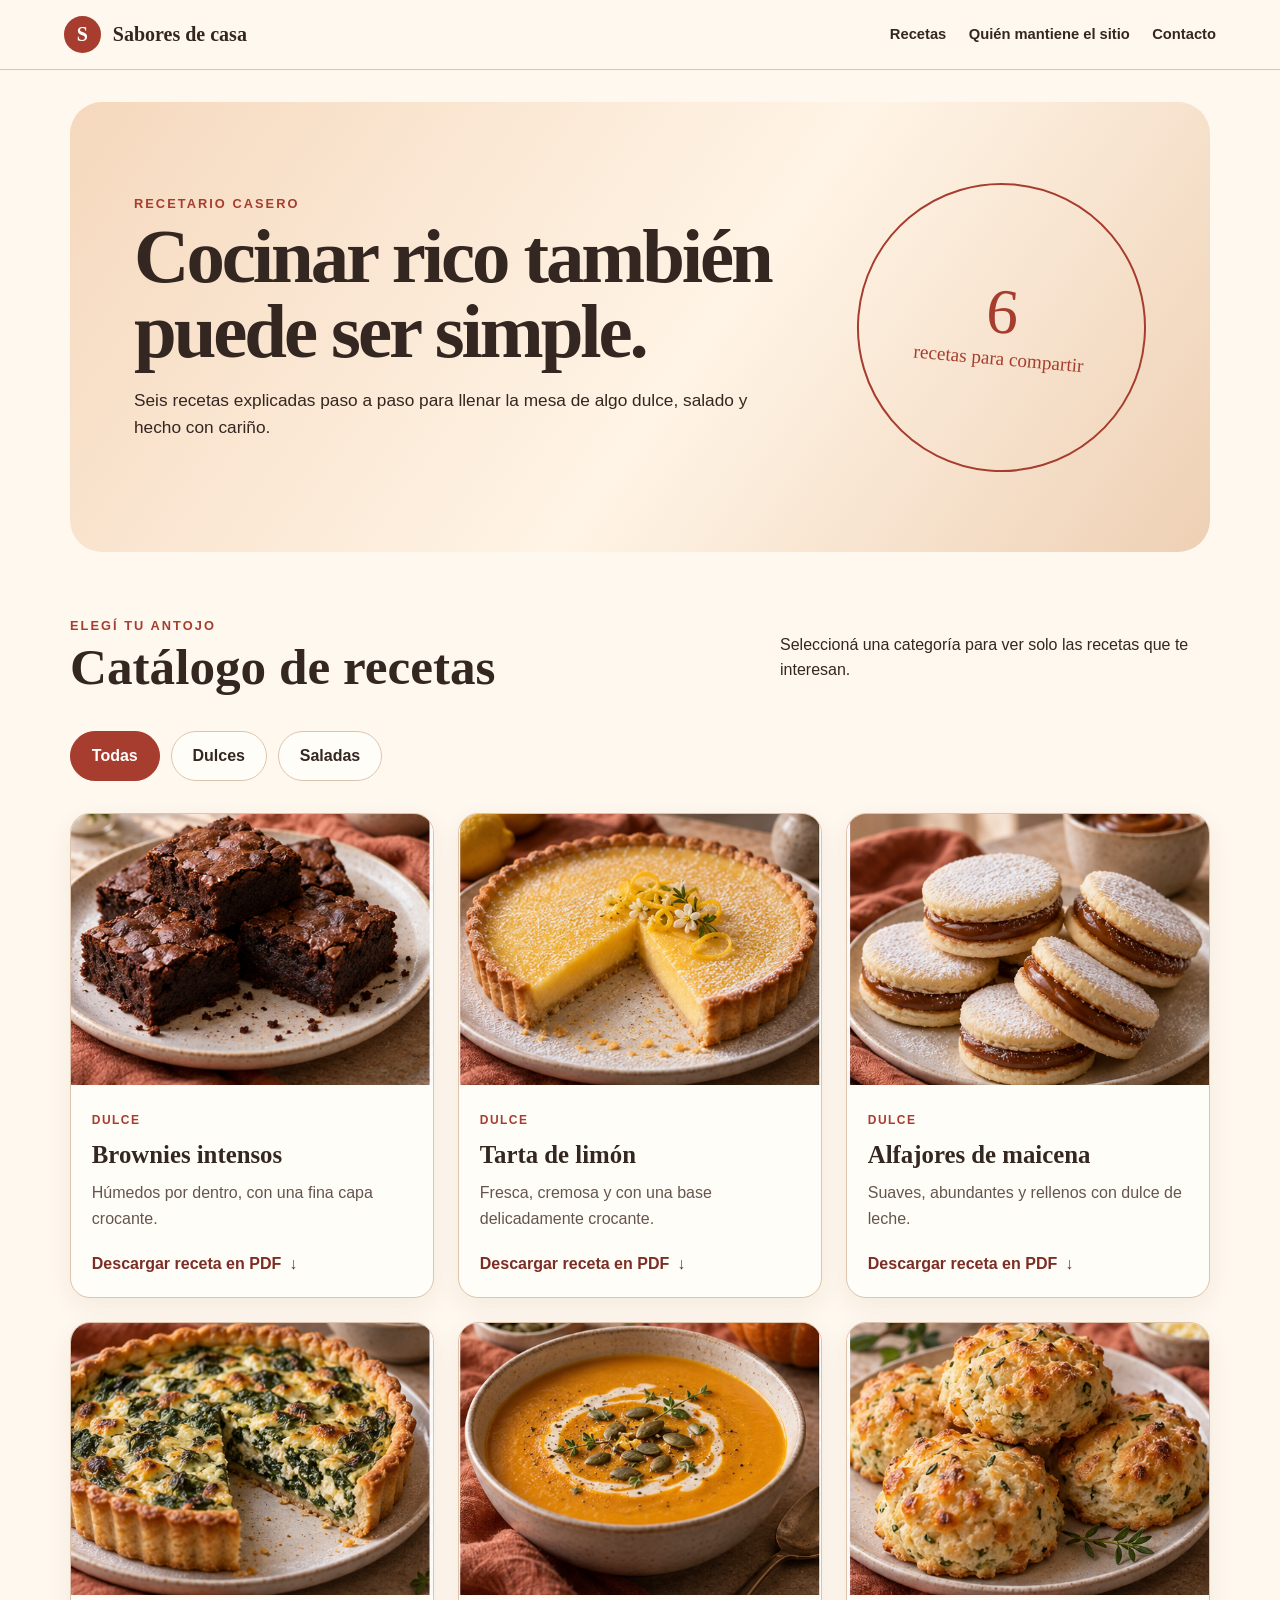
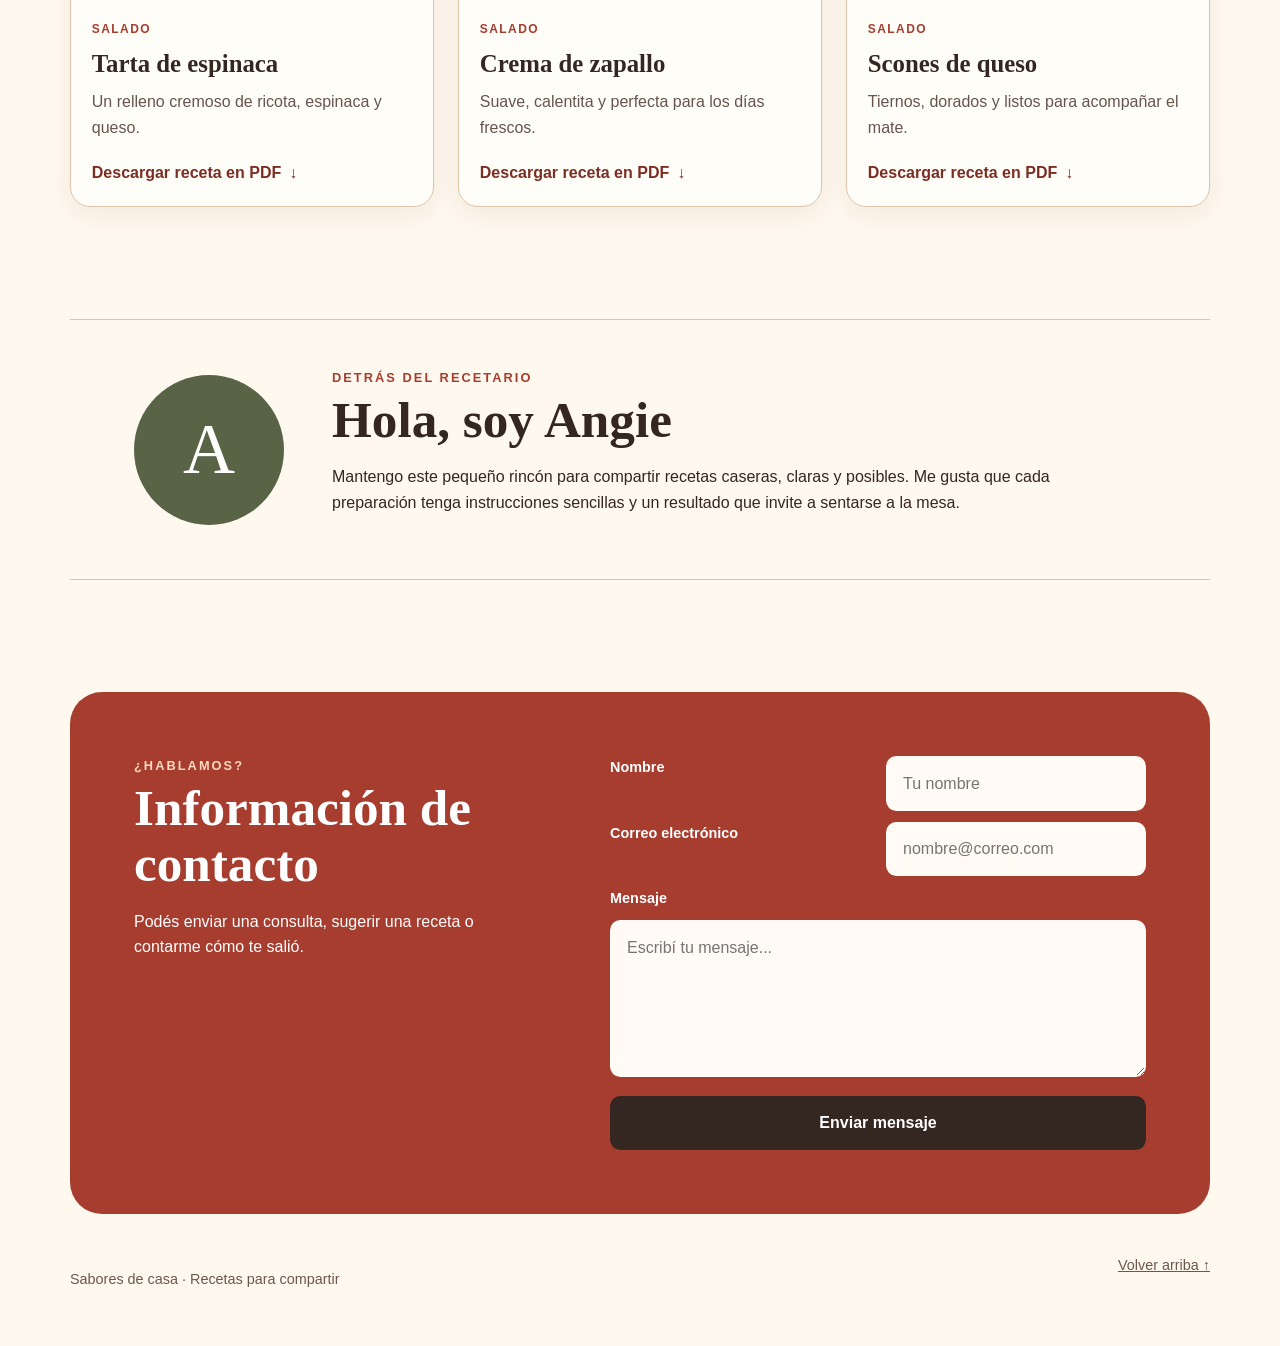
<file: ChatGPT/index.html>
<!doctype html>
<html lang="es">
<head>
  <meta charset="utf-8">
  <meta name="viewport" content="width=device-width, initial-scale=1">
  <meta name="description" content="Recetas dulces y saladas para cocinar en casa.">
  <title>Sabores de casa | Recetario</title>
  <link rel="icon" type="image/svg+xml" href="data:image/svg+xml,%3Csvg xmlns='http://www.w3.org/2000/svg' viewBox='0 0 64 64'%3E%3Crect width='64' height='64' rx='16' fill='%23A63D2F'/%3E%3Cpath d='M17 31c0-11 6-17 15-17s15 6 15 17v16H17V31Z' fill='%23FFF5E9'/%3E%3Cpath d='M24 26c3-5 13-5 16 0M23 38h18' fill='none' stroke='%23D97A50' stroke-width='4' stroke-linecap='round'/%3E%3C/svg%3E">
  <link rel="stylesheet" href="estilosIA.css">
</head>
<body>
  <header class="encabezado">
    <a class="marca" href="#inicio" aria-label="Ir al inicio">
      <span class="marca-icono" aria-hidden="true">S</span>
      <span>Sabores de casa</span>
    </a>
    <nav aria-label="Navegación principal">
      <a href="#catalogo">Recetas</a>
      <a href="#quien-soy">Quién mantiene el sitio</a>
      <a href="#contacto">Contacto</a>
    </nav>
  </header>

  <main id="inicio">
    <section class="presentacion" aria-labelledby="titulo-principal">
      <div>
        <p class="etiqueta">Recetario casero</p>
        <h1 id="titulo-principal">Cocinar rico también puede ser simple.</h1>
        <p>Seis recetas explicadas paso a paso para llenar la mesa de algo dulce, salado y hecho con cariño.</p>
      </div>
      <div class="sello" aria-hidden="true"><span>6</span> recetas para compartir</div>
    </section>

    <section id="catalogo" class="catalogo" aria-labelledby="titulo-catalogo">
      <div class="titulo-seccion">
        <div>
          <p class="etiqueta">Elegí tu antojo</p>
          <h2 id="titulo-catalogo">Catálogo de recetas</h2>
        </div>
        <p>Seleccioná una categoría para ver solo las recetas que te interesan.</p>
      </div>

      <input class="filtro-input" type="radio" name="categoria" id="todas" checked>
      <input class="filtro-input" type="radio" name="categoria" id="dulces">
      <input class="filtro-input" type="radio" name="categoria" id="saladas">
      <div class="filtros" role="group" aria-label="Filtrar recetas por categoría">
        <label for="todas">Todas</label>
        <label for="dulces">Dulces</label>
        <label for="saladas">Saladas</label>
      </div>

      <div class="grilla-recetas">
        <article class="receta dulce">
          <img src="imagenes/receta1.png" alt="Brownies de chocolate cortados en cuadrados">
          <div class="receta-contenido"><span class="categoria">Dulce</span><h3>Brownies intensos</h3><p>Húmedos por dentro, con una fina capa crocante.</p><a href="recetarios/receta1.pdf" download>Descargar receta en PDF <span aria-hidden="true">↓</span></a></div>
        </article>
        <article class="receta dulce">
          <img src="imagenes/receta2.png" alt="Tarta de limón decorada sobre un plato">
          <div class="receta-contenido"><span class="categoria">Dulce</span><h3>Tarta de limón</h3><p>Fresca, cremosa y con una base delicadamente crocante.</p><a href="recetarios/receta2.pdf" download>Descargar receta en PDF <span aria-hidden="true">↓</span></a></div>
        </article>
        <article class="receta dulce">
          <img src="imagenes/receta3.png" alt="Alfajores rellenos con dulce de leche">
          <div class="receta-contenido"><span class="categoria">Dulce</span><h3>Alfajores de maicena</h3><p>Suaves, abundantes y rellenos con dulce de leche.</p><a href="recetarios/receta3.pdf" download>Descargar receta en PDF <span aria-hidden="true">↓</span></a></div>
        </article>
        <article class="receta salada">
          <img src="imagenes/receta4.png" alt="Tarta salada de espinaca y ricota">
          <div class="receta-contenido"><span class="categoria">Salado</span><h3>Tarta de espinaca</h3><p>Un relleno cremoso de ricota, espinaca y queso.</p><a href="recetarios/receta4.pdf" download>Descargar receta en PDF <span aria-hidden="true">↓</span></a></div>
        </article>
        <article class="receta salada">
          <img src="imagenes/receta5.png" alt="Sopa crema de zapallo servida en un cuenco">
          <div class="receta-contenido"><span class="categoria">Salado</span><h3>Crema de zapallo</h3><p>Suave, calentita y perfecta para los días frescos.</p><a href="recetarios/receta5.pdf" download>Descargar receta en PDF <span aria-hidden="true">↓</span></a></div>
        </article>
        <article class="receta salada">
          <img src="imagenes/receta6.png" alt="Scones dorados de queso y hierbas">
          <div class="receta-contenido"><span class="categoria">Salado</span><h3>Scones de queso</h3><p>Tiernos, dorados y listos para acompañar el mate.</p><a href="recetarios/receta6.pdf" download>Descargar receta en PDF <span aria-hidden="true">↓</span></a></div>
        </article>
      </div>
    </section>

    <section id="quien-soy" class="sobre-mi" aria-labelledby="titulo-sobre-mi">
      <div class="monograma" aria-hidden="true">A</div>
      <div><p class="etiqueta">Detrás del recetario</p><h2 id="titulo-sobre-mi">Hola, soy Angie</h2><p>Mantengo este pequeño rincón para compartir recetas caseras, claras y posibles. Me gusta que cada preparación tenga instrucciones sencillas y un resultado que invite a sentarse a la mesa.</p></div>
    </section>

    <section id="contacto" class="contacto" aria-labelledby="titulo-contacto">
      <div><p class="etiqueta">¿Hablamos?</p><h2 id="titulo-contacto">Información de contacto</h2><p>Podés enviar una consulta, sugerir una receta o contarme cómo te salió.</p></div>
      <form action="#" method="get">
        <label for="nombre">Nombre</label><input type="text" id="nombre" name="nombre" placeholder="Tu nombre" required>
        <label for="correo">Correo electrónico</label><input type="email" id="correo" name="correo" placeholder="nombre@correo.com" required>
        <label for="mensaje">Mensaje</label><textarea id="mensaje" name="mensaje" rows="5" placeholder="Escribí tu mensaje..." required></textarea>
        <button type="submit">Enviar mensaje</button>
      </form>
    </section>
  </main>
  <footer><p>Sabores de casa · Recetas para compartir</p><a href="#inicio">Volver arriba ↑</a></footer>
</body>
</html>
</file>
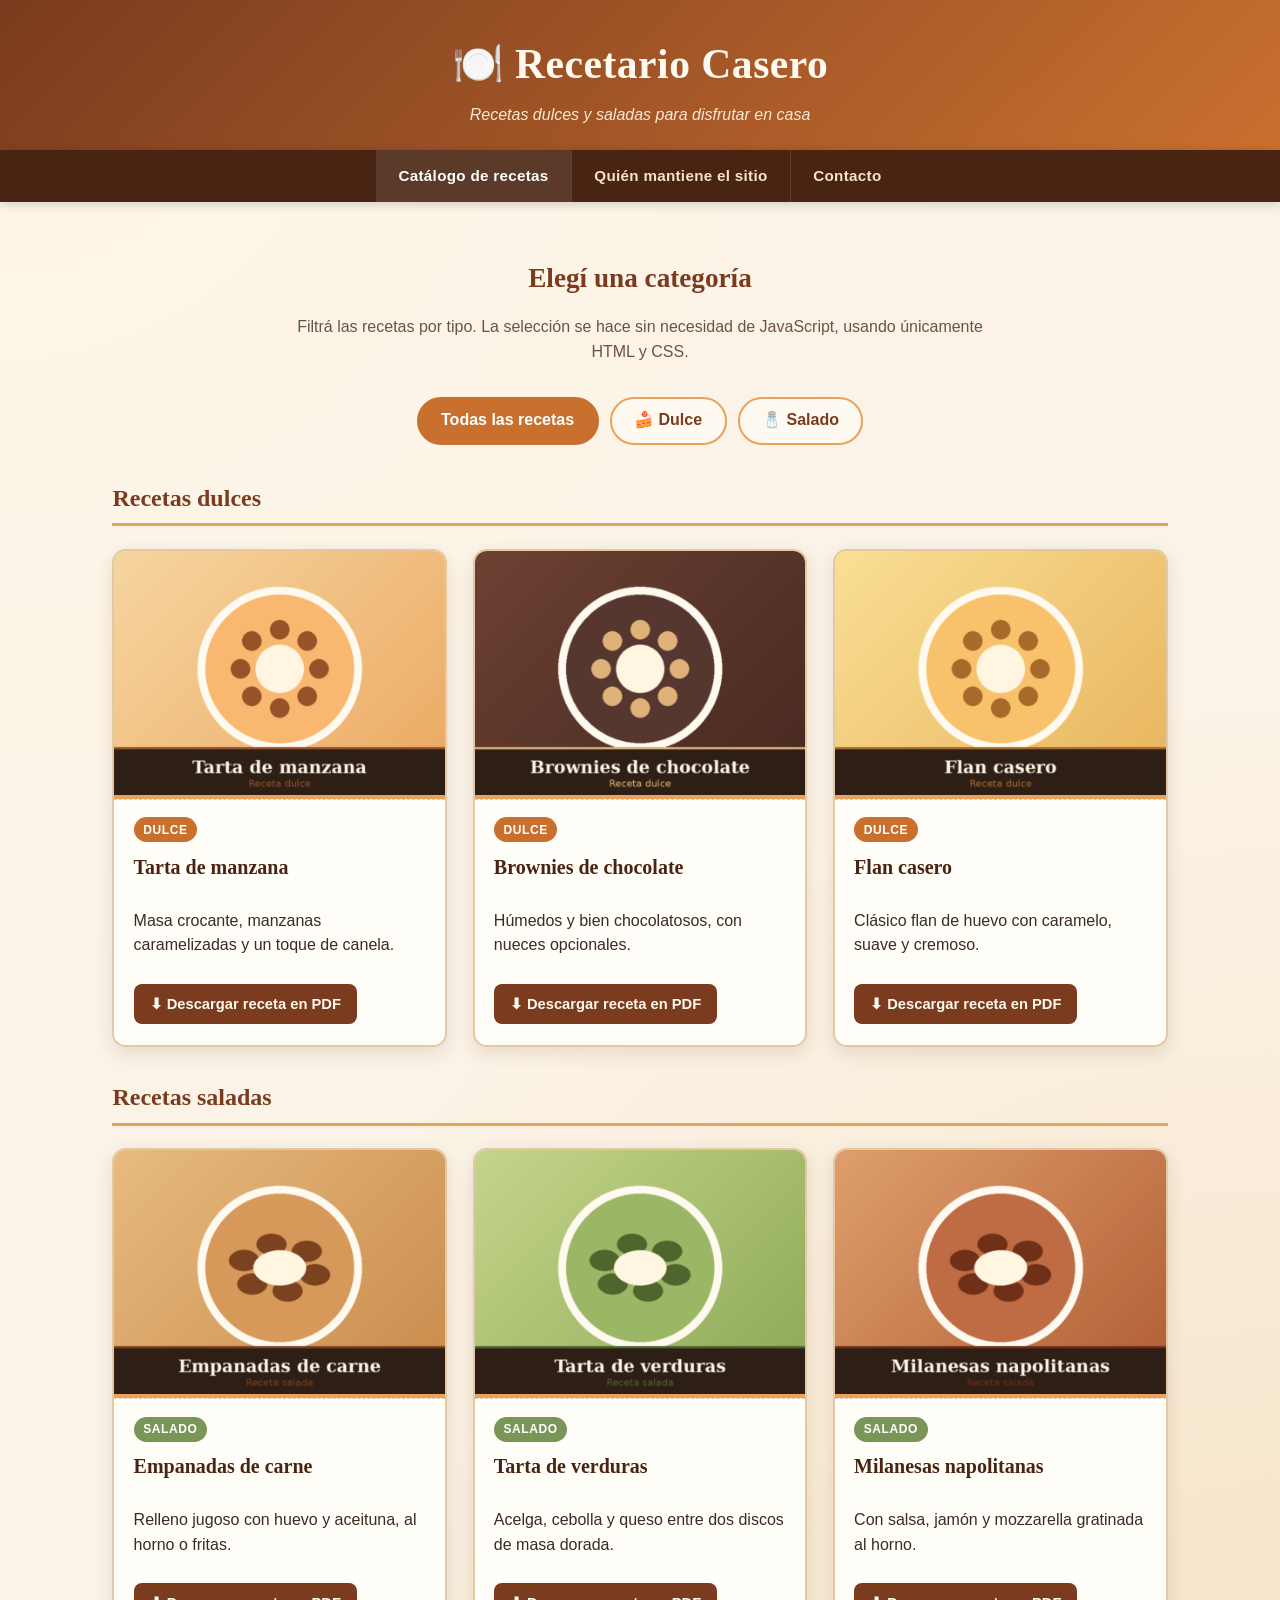
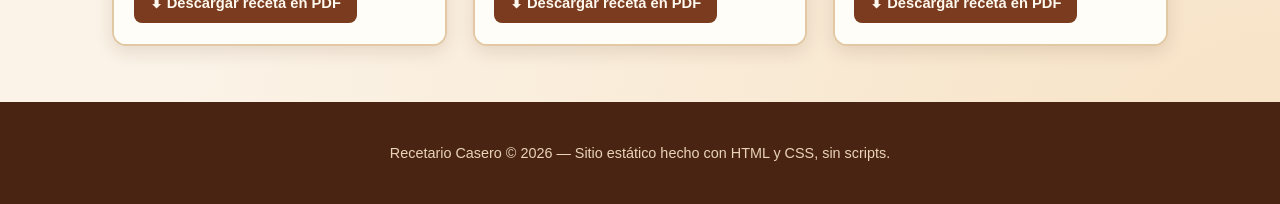
<file: Claude/index.html>
<!DOCTYPE html>
<html lang="es">
<head>
  <meta charset="UTF-8" />
  <meta name="viewport" content="width=device-width, initial-scale=1.0" />
  <title>Recetario Casero — Catálogo de recetas</title>
  <link rel="stylesheet" href="estilosIA.css" />
</head>
<body>

  <header class="encabezado">
    <h1 class="encabezado__titulo">🍽️ Recetario Casero</h1>
    <p class="encabezado__subtitulo">Recetas dulces y saladas para disfrutar en casa</p>
  </header>

  <nav class="nav">
    <ul class="nav__lista">
      <li><a class="nav__enlace nav__enlace--activo" href="index.html">Catálogo de recetas</a></li>
      <li><a class="nav__enlace" href="sobre-el-sitio.html">Quién mantiene el sitio</a></li>
      <li><a class="nav__enlace" href="contacto.html">Contacto</a></li>
    </ul>
  </nav>

  <main>
    <section class="seccion-intro">
      <h2>Elegí una categoría</h2>
      <p>Filtrá las recetas por tipo. La selección se hace sin necesidad de JavaScript, usando únicamente HTML y CSS.</p>
    </section>

    <!-- Selector de categoría con radio buttons (interacción 100% CSS) -->
    <input type="radio" name="categoria" id="cat-todas" class="radio-filtro" checked>
    <input type="radio" name="categoria" id="cat-dulce" class="radio-filtro">
    <input type="radio" name="categoria" id="cat-salado" class="radio-filtro">

    <div class="filtro-categoria">
      <label for="cat-todas">Todas las recetas</label>
      <label for="cat-dulce">🍰 Dulce</label>
      <label for="cat-salado">🧂 Salado</label>
    </div>

    <div class="recetario">

      <!-- ===================== CATEGORÍA DULCE ===================== -->
      <section class="grupo-recetas grupo-dulce">
        <h3 class="grupo-recetas__titulo">Recetas dulces</h3>
        <div class="grid-recetas">

          <article class="tarjeta-receta tarjeta-receta--dulce">
            <img class="tarjeta-receta__imagen" src="imagenes/receta1.png" alt="Tarta de manzana recién horneada">
            <div class="tarjeta-receta__cuerpo">
              <span class="tarjeta-receta__etiqueta">Dulce</span>
              <h4 class="tarjeta-receta__nombre">Tarta de manzana</h4>
              <p>Masa crocante, manzanas caramelizadas y un toque de canela.</p>
              <a class="tarjeta-receta__descarga" href="recetarios/receta1.pdf" download>⬇ Descargar receta en PDF</a>
            </div>
          </article>

          <article class="tarjeta-receta tarjeta-receta--dulce">
            <img class="tarjeta-receta__imagen" src="imagenes/receta2.png" alt="Brownies de chocolate">
            <div class="tarjeta-receta__cuerpo">
              <span class="tarjeta-receta__etiqueta">Dulce</span>
              <h4 class="tarjeta-receta__nombre">Brownies de chocolate</h4>
              <p>Húmedos y bien chocolatosos, con nueces opcionales.</p>
              <a class="tarjeta-receta__descarga" href="recetarios/receta2.pdf" download>⬇ Descargar receta en PDF</a>
            </div>
          </article>

          <article class="tarjeta-receta tarjeta-receta--dulce">
            <img class="tarjeta-receta__imagen" src="imagenes/receta3.png" alt="Flan casero con caramelo">
            <div class="tarjeta-receta__cuerpo">
              <span class="tarjeta-receta__etiqueta">Dulce</span>
              <h4 class="tarjeta-receta__nombre">Flan casero</h4>
              <p>Clásico flan de huevo con caramelo, suave y cremoso.</p>
              <a class="tarjeta-receta__descarga" href="recetarios/receta3.pdf" download>⬇ Descargar receta en PDF</a>
            </div>
          </article>

        </div>
      </section>

      <!-- ===================== CATEGORÍA SALADO ===================== -->
      <section class="grupo-recetas grupo-salado">
        <h3 class="grupo-recetas__titulo">Recetas saladas</h3>
        <div class="grid-recetas">

          <article class="tarjeta-receta tarjeta-receta--salado">
            <img class="tarjeta-receta__imagen" src="imagenes/receta4.png" alt="Empanadas de carne">
            <div class="tarjeta-receta__cuerpo">
              <span class="tarjeta-receta__etiqueta">Salado</span>
              <h4 class="tarjeta-receta__nombre">Empanadas de carne</h4>
              <p>Relleno jugoso con huevo y aceituna, al horno o fritas.</p>
              <a class="tarjeta-receta__descarga" href="recetarios/receta4.pdf" download>⬇ Descargar receta en PDF</a>
            </div>
          </article>

          <article class="tarjeta-receta tarjeta-receta--salado">
            <img class="tarjeta-receta__imagen" src="imagenes/receta5.png" alt="Tarta de verduras">
            <div class="tarjeta-receta__cuerpo">
              <span class="tarjeta-receta__etiqueta">Salado</span>
              <h4 class="tarjeta-receta__nombre">Tarta de verduras</h4>
              <p>Acelga, cebolla y queso entre dos discos de masa dorada.</p>
              <a class="tarjeta-receta__descarga" href="recetarios/receta5.pdf" download>⬇ Descargar receta en PDF</a>
            </div>
          </article>

          <article class="tarjeta-receta tarjeta-receta--salado">
            <img class="tarjeta-receta__imagen" src="imagenes/receta6.png" alt="Milanesas napolitanas gratinadas">
            <div class="tarjeta-receta__cuerpo">
              <span class="tarjeta-receta__etiqueta">Salado</span>
              <h4 class="tarjeta-receta__nombre">Milanesas napolitanas</h4>
              <p>Con salsa, jamón y mozzarella gratinada al horno.</p>
              <a class="tarjeta-receta__descarga" href="recetarios/receta6.pdf" download>⬇ Descargar receta en PDF</a>
            </div>
          </article>

        </div>
      </section>

    </div>
  </main>

  <footer class="pie">
    <p>Recetario Casero © 2026 — Sitio estático hecho con HTML y CSS, sin scripts.</p>
  </footer>

</body>
</html>
</file>
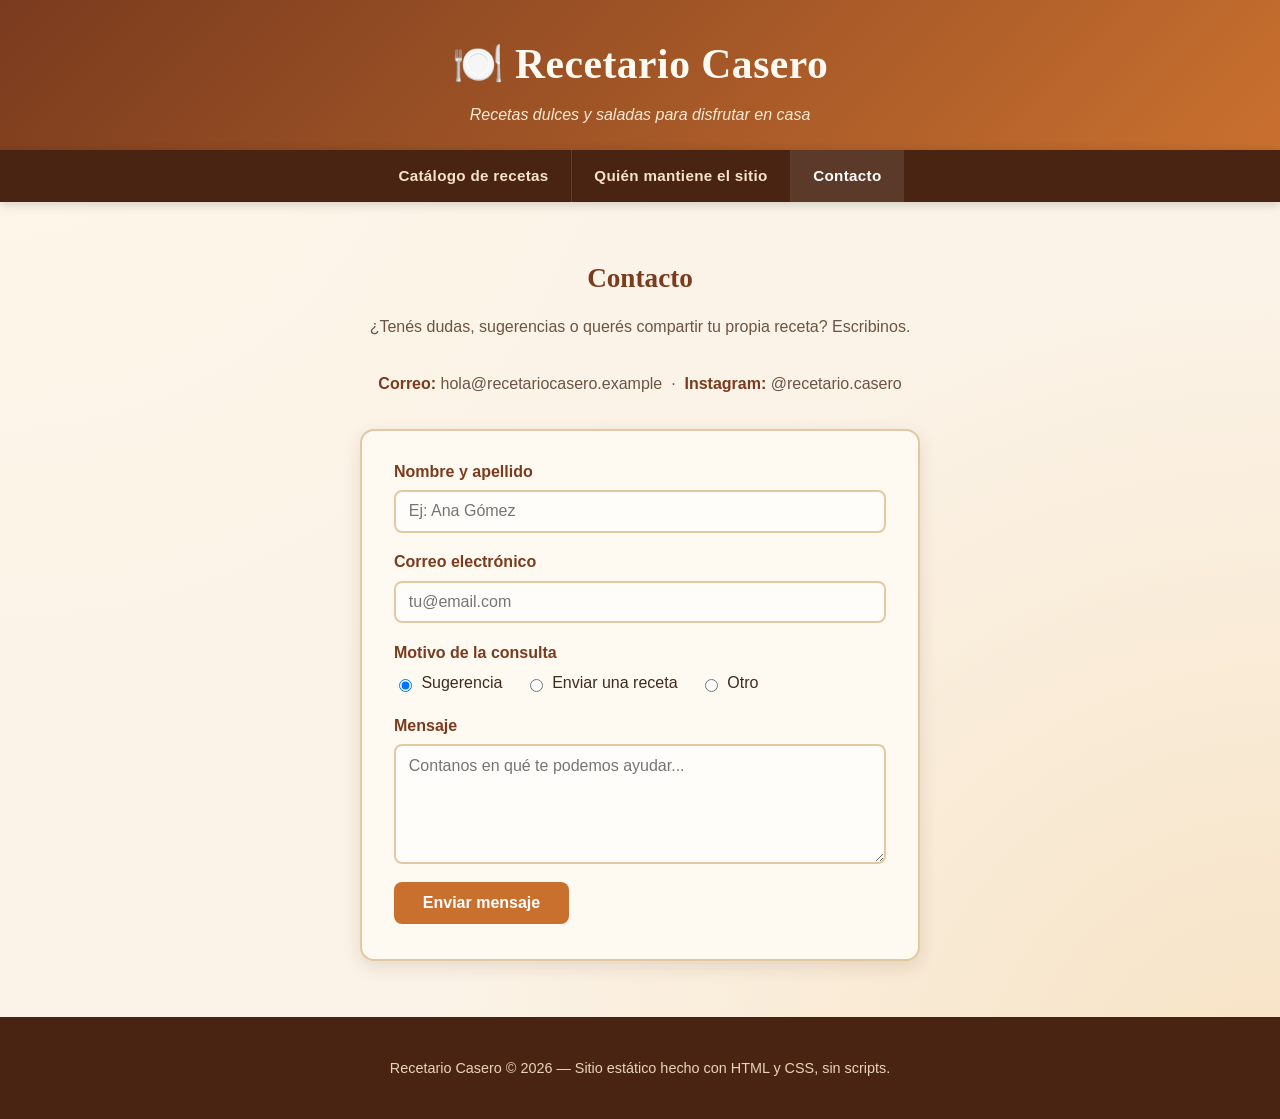
<file: Claude/contacto.html>
<!DOCTYPE html>
<html lang="es">
<head>
  <meta charset="UTF-8" />
  <meta name="viewport" content="width=device-width, initial-scale=1.0" />
  <title>Contacto — Recetario Casero</title>
  <link rel="stylesheet" href="estilosIA.css" />
</head>
<body>

  <header class="encabezado">
    <h1 class="encabezado__titulo">🍽️ Recetario Casero</h1>
    <p class="encabezado__subtitulo">Recetas dulces y saladas para disfrutar en casa</p>
  </header>

  <nav class="nav">
    <ul class="nav__lista">
      <li><a class="nav__enlace" href="index.html">Catálogo de recetas</a></li>
      <li><a class="nav__enlace" href="sobre-el-sitio.html">Quién mantiene el sitio</a></li>
      <li><a class="nav__enlace nav__enlace--activo" href="contacto.html">Contacto</a></li>
    </ul>
  </nav>

  <main>
    <section class="seccion-intro">
      <h2>Contacto</h2>
      <p>¿Tenés dudas, sugerencias o querés compartir tu propia receta? Escribinos.</p>
    </section>

    <p class="datos-contacto">
      <strong>Correo:</strong> hola@recetariocasero.example &nbsp;·&nbsp;
      <strong>Instagram:</strong> @recetario.casero
    </p>

    <!-- Formulario simple, sin scripts ni backend real -->
    <form class="formulario-contacto" action="#" method="post">

      <div class="formulario-contacto__campo">
        <label for="nombre">Nombre y apellido</label>
        <input type="text" id="nombre" name="nombre" placeholder="Ej: Ana Gómez" required>
      </div>

      <div class="formulario-contacto__campo">
        <label for="email">Correo electrónico</label>
        <input type="email" id="email" name="email" placeholder="tu@email.com" required>
      </div>

      <div class="formulario-contacto__campo">
        <label>Motivo de la consulta</label>
        <div class="formulario-contacto__radios">
          <label><input type="radio" name="motivo" value="sugerencia" checked> Sugerencia</label>
          <label><input type="radio" name="motivo" value="receta"> Enviar una receta</label>
          <label><input type="radio" name="motivo" value="otro"> Otro</label>
        </div>
      </div>

      <div class="formulario-contacto__campo">
        <label for="mensaje">Mensaje</label>
        <textarea id="mensaje" name="mensaje" placeholder="Contanos en qué te podemos ayudar..." required></textarea>
      </div>

      <button type="submit">Enviar mensaje</button>
    </form>
  </main>

  <footer class="pie">
    <p>Recetario Casero © 2026 — Sitio estático hecho con HTML y CSS, sin scripts.</p>
  </footer>

</body>
</html>
</file>
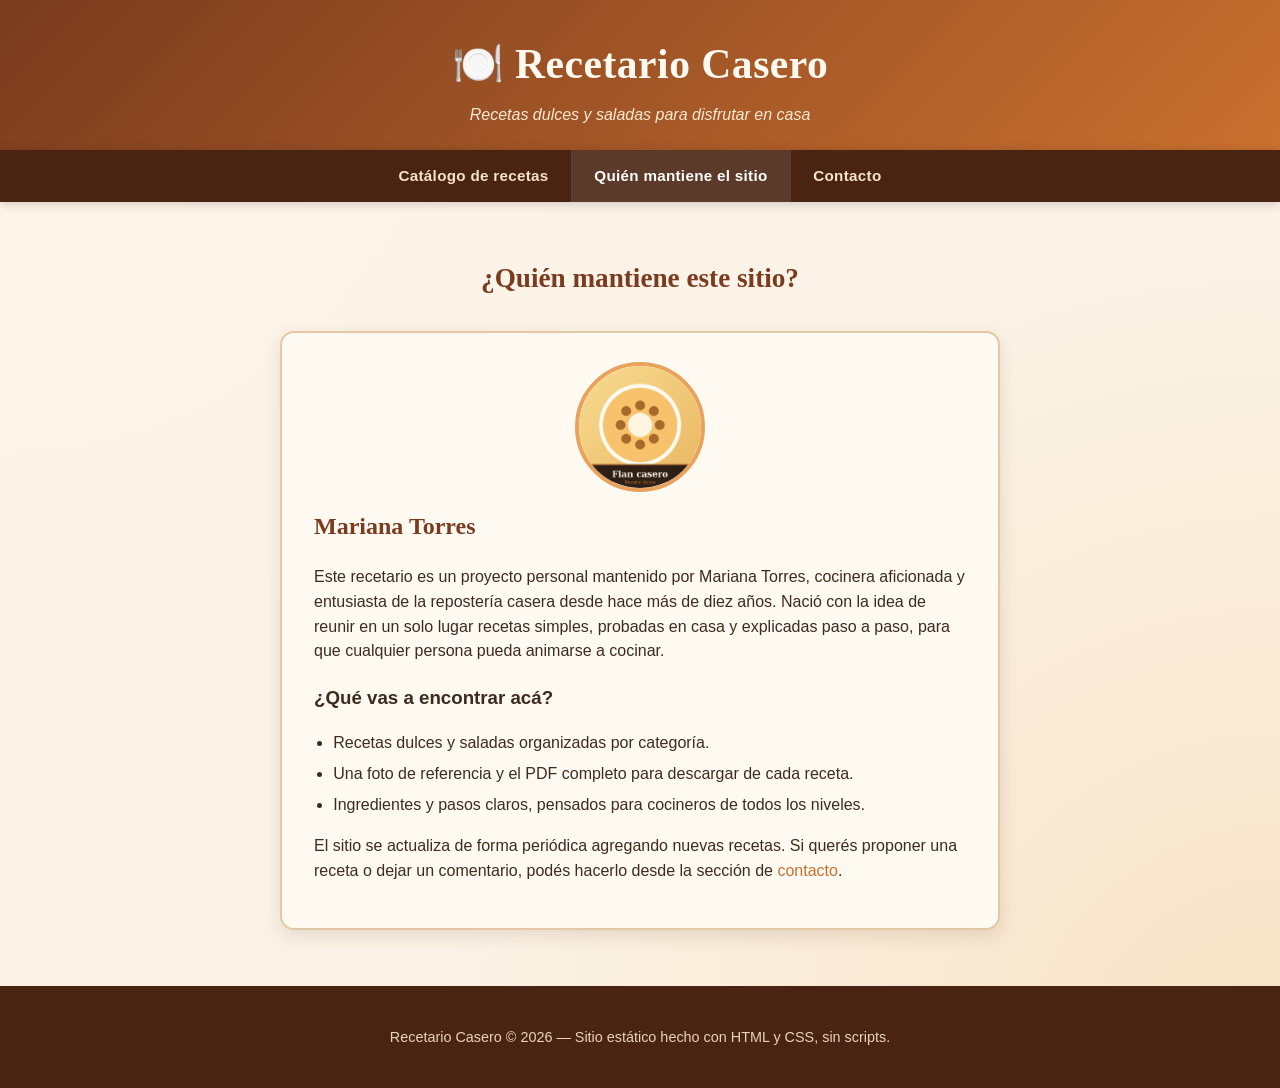
<file: Claude/sobre-el-sitio.html>
<!DOCTYPE html>
<html lang="es">
<head>
  <meta charset="UTF-8" />
  <meta name="viewport" content="width=device-width, initial-scale=1.0" />
  <title>Quién mantiene el sitio — Recetario Casero</title>
  <link rel="stylesheet" href="estilosIA.css" />
</head>
<body>

  <header class="encabezado">
    <h1 class="encabezado__titulo">🍽️ Recetario Casero</h1>
    <p class="encabezado__subtitulo">Recetas dulces y saladas para disfrutar en casa</p>
  </header>

  <nav class="nav">
    <ul class="nav__lista">
      <li><a class="nav__enlace" href="index.html">Catálogo de recetas</a></li>
      <li><a class="nav__enlace nav__enlace--activo" href="sobre-el-sitio.html">Quién mantiene el sitio</a></li>
      <li><a class="nav__enlace" href="contacto.html">Contacto</a></li>
    </ul>
  </nav>

  <main>
    <section class="seccion-intro">
      <h2>¿Quién mantiene este sitio?</h2>
    </section>

    <article class="tarjeta-info">
      <img class="tarjeta-info__foto" src="imagenes/receta3.png" alt="Foto representativa del responsable del sitio">
      <h2>Mariana Torres</h2>
      <p>
        Este recetario es un proyecto personal mantenido por Mariana Torres, cocinera
        aficionada y entusiasta de la repostería casera desde hace más de diez años.
        Nació con la idea de reunir en un solo lugar recetas simples, probadas en casa
        y explicadas paso a paso, para que cualquier persona pueda animarse a cocinar.
      </p>
      <h3>¿Qué vas a encontrar acá?</h3>
      <ul class="lista-valores">
        <li>Recetas dulces y saladas organizadas por categoría.</li>
        <li>Una foto de referencia y el PDF completo para descargar de cada receta.</li>
        <li>Ingredientes y pasos claros, pensados para cocineros de todos los niveles.</li>
      </ul>
      <p>
        El sitio se actualiza de forma periódica agregando nuevas recetas. Si querés
        proponer una receta o dejar un comentario, podés hacerlo desde la sección de
        <a href="contacto.html">contacto</a>.
      </p>
    </article>
  </main>

  <footer class="pie">
    <p>Recetario Casero © 2026 — Sitio estático hecho con HTML y CSS, sin scripts.</p>
  </footer>

</body>
</html>
</file>
<file: ChatGPT/estilosIA.css>
:root{--crema:#fff8ee;--papel:#fffdf8;--tinta:#342620;--terracota:#a63d2f;--terracota-oscuro:#7c2d24;--durazno:#efd1b8;--verde:#596447;--borde:#dfc4ad;--sombra:0 18px 50px rgba(91,48,34,.12)}
*{box-sizing:border-box}html{scroll-behavior:smooth}body{margin:0;background:var(--crema);color:var(--tinta);font-family:Arial,Helvetica,sans-serif;line-height:1.6}img{display:block;width:100%}a{color:inherit}.encabezado{position:sticky;top:0;z-index:10;display:flex;align-items:center;justify-content:space-between;gap:2rem;padding:1rem max(5vw,1.25rem);background:rgba(255,248,238,.96);border-bottom:1px solid var(--borde);backdrop-filter:blur(12px)}.marca{display:flex;align-items:center;gap:.75rem;text-decoration:none;font-family:Georgia,serif;font-size:1.25rem;font-weight:700}.marca-icono{display:grid;place-items:center;width:2.3rem;height:2.3rem;border-radius:50%;background:var(--terracota);color:#fff}.encabezado nav{display:flex;flex-wrap:wrap;gap:1.4rem}.encabezado nav a{text-decoration:none;font-size:.92rem;font-weight:700}.encabezado nav a:hover,.encabezado nav a:focus{color:var(--terracota)}main{max-width:1180px;margin:auto;padding:0 1.25rem}.presentacion{display:grid;grid-template-columns:1.6fr .7fr;align-items:center;gap:4rem;min-height:450px;padding:5rem 4rem;margin:2rem 0 4rem;border-radius:2rem;background:linear-gradient(125deg,#f5d8bd 0%,#fff4e6 55%,#eed0b4 100%);overflow:hidden}.presentacion h1{max-width:760px;margin:.25rem 0 1rem;font-family:Georgia,serif;font-size:clamp(2.7rem,6vw,5.4rem);line-height:.98;letter-spacing:-.04em}.presentacion p:not(.etiqueta){max-width:620px;font-size:1.08rem}.etiqueta{margin:0;color:var(--terracota);font-size:.8rem;font-weight:800;letter-spacing:.16em;text-transform:uppercase}.sello{display:grid;place-items:center;align-content:center;aspect-ratio:1;border:2px solid var(--terracota);border-radius:50%;color:var(--terracota);font-family:Georgia,serif;font-size:1.2rem;text-align:center;transform:rotate(5deg)}.sello span{display:block;font-size:4rem;line-height:1}.catalogo,.sobre-mi,.contacto{scroll-margin-top:6rem}.titulo-seccion{display:flex;align-items:end;justify-content:space-between;gap:2rem}.titulo-seccion h2,.sobre-mi h2,.contacto h2{margin:.2rem 0;font-family:Georgia,serif;font-size:clamp(2rem,4vw,3.2rem);line-height:1.1}.titulo-seccion>p{max-width:430px}.filtro-input{position:absolute;opacity:0;pointer-events:none}.filtros{display:flex;gap:.7rem;margin:2rem 0}.filtros label{padding:.7rem 1.3rem;border:1px solid var(--borde);border-radius:999px;background:var(--papel);font-weight:700;cursor:pointer;transition:.2s}.filtros label:hover{border-color:var(--terracota);color:var(--terracota)}#todas:checked~.filtros label[for=todas],#dulces:checked~.filtros label[for=dulces],#saladas:checked~.filtros label[for=saladas]{background:var(--terracota);border-color:var(--terracota);color:#fff}.grilla-recetas{display:grid;grid-template-columns:repeat(3,1fr);gap:1.5rem}.receta{overflow:hidden;border:1px solid var(--borde);border-radius:1.25rem;background:var(--papel);box-shadow:0 8px 25px rgba(80,43,29,.07);transition:transform .2s,box-shadow .2s}.receta:hover{transform:translateY(-4px);box-shadow:var(--sombra)}.receta img{aspect-ratio:4/3;object-fit:cover}.receta-contenido{padding:1.3rem}.categoria{color:var(--terracota);font-size:.75rem;font-weight:800;letter-spacing:.12em;text-transform:uppercase}.receta h3{margin:.2rem 0 .35rem;font-family:Georgia,serif;font-size:1.55rem}.receta p{margin:.25rem 0 1.2rem;color:#66554c}.receta a{display:inline-flex;gap:.5rem;color:var(--terracota-oscuro);font-weight:800;text-decoration:none}.receta a:hover{text-decoration:underline}#dulces:checked~.grilla-recetas .salada,#saladas:checked~.grilla-recetas .dulce{display:none}.sobre-mi{display:grid;grid-template-columns:150px 1fr;align-items:center;gap:3rem;margin:7rem 0;padding:3rem 4rem;border-block:1px solid var(--borde)}.monograma{display:grid;place-items:center;aspect-ratio:1;border-radius:50%;background:var(--verde);color:#fff;font-family:Georgia,serif;font-size:4.5rem}.sobre-mi p:last-child{max-width:720px}.contacto{display:grid;grid-template-columns:.85fr 1.15fr;gap:5rem;padding:4rem;border-radius:2rem;background:var(--terracota);color:#fff}.contacto .etiqueta{color:#ffd8bf}.contacto form{display:grid;grid-template-columns:1fr 1fr;gap:.65rem 1rem}.contacto label{font-size:.9rem;font-weight:700}.contacto input,.contacto textarea{width:100%;padding:.85rem 1rem;border:1px solid rgba(255,255,255,.45);border-radius:.65rem;background:#fffaf4;color:var(--tinta);font:inherit}.contacto label[for=mensaje],.contacto textarea,.contacto button{grid-column:1/-1}.contacto button{margin-top:.5rem;padding:.9rem 1.2rem;border:0;border-radius:.65rem;background:var(--tinta);color:#fff;font:inherit;font-weight:800;cursor:pointer}.contacto button:hover{background:#17100d}footer{display:flex;justify-content:space-between;max-width:1180px;margin:auto;padding:2.5rem 1.25rem;color:#6b574d;font-size:.9rem}
@media(max-width:850px){.encabezado{position:static;align-items:flex-start}.encabezado nav{justify-content:flex-end}.presentacion{grid-template-columns:1fr;padding:3rem 2rem}.sello{display:none}.grilla-recetas{grid-template-columns:repeat(2,1fr)}.contacto{grid-template-columns:1fr;gap:2rem}.titulo-seccion{display:block}}
@media(max-width:600px){.encabezado{display:block}.encabezado nav{margin-top:1rem;justify-content:flex-start;gap:.65rem 1rem}.encabezado nav a{font-size:.82rem}.presentacion{min-height:360px;margin-top:1rem;padding:2.5rem 1.4rem;border-radius:1.25rem}.presentacion h1{font-size:2.8rem}.grilla-recetas{grid-template-columns:1fr}.filtros{overflow-x:auto;padding-bottom:.25rem}.sobre-mi{grid-template-columns:1fr;padding:2.5rem 1rem;gap:1.5rem}.monograma{width:100px}.contacto{padding:2rem 1.25rem}.contacto form{grid-template-columns:1fr}.contacto label,.contacto input{grid-column:1/-1}footer{display:block}}
</file>
<file: Claude/estilosIA.css>
/* =========================================================
   estilosIA.css
   Sitio de recetas — paleta cálida y estilo limpio
   ========================================================= */

:root {
  --color-fondo: #fbf3e7;
  --color-fondo-alt: #f5e6d0;
  --color-texto: #3d2b1f;
  --color-texto-suave: #6b5442;
  --color-marron: #7a3b1e;
  --color-marron-oscuro: #4a2412;
  --color-naranja: #c9702f;
  --color-naranja-claro: #e9a25b;
  --color-verde: #7a9558;
  --color-crema: #fffaf1;
  --borde-suave: #e3c9a3;
  --sombra: 0 6px 18px rgba(74, 36, 18, 0.12);
  --radio: 14px;
  --fuente-titulos: Georgia, "Times New Roman", serif;
  --fuente-texto: "Segoe UI", Verdana, Arial, sans-serif;
}

* {
  box-sizing: border-box;
}

html {
  scroll-behavior: smooth;
}

body {
  margin: 0;
  font-family: var(--fuente-texto);
  color: var(--color-texto);
  background-color: var(--color-fondo);
  background-image:
    radial-gradient(circle at top left, #fff6e9 0%, transparent 45%),
    radial-gradient(circle at bottom right, #f7e2c4 0%, transparent 50%);
  line-height: 1.55;
}

img {
  max-width: 100%;
  display: block;
}

a {
  color: var(--color-naranja);
  text-decoration: none;
}

a:hover,
a:focus {
  color: var(--color-marron-oscuro);
  text-decoration: underline;
}

/* ---------- Encabezado ---------- */

.encabezado {
  background: linear-gradient(135deg, var(--color-marron) 0%, var(--color-naranja) 100%);
  color: var(--color-crema);
  padding: 2rem 1.5rem 1.4rem;
  text-align: center;
  box-shadow: var(--sombra);
}

.encabezado__titulo {
  margin: 0;
  font-family: var(--fuente-titulos);
  font-size: clamp(1.8rem, 4vw, 2.6rem);
  letter-spacing: 0.5px;
}

.encabezado__subtitulo {
  margin: 0.4rem 0 0;
  font-size: 1rem;
  font-style: italic;
  color: #fce9d2;
}

/* ---------- Navegación ---------- */

.nav {
  background-color: var(--color-marron-oscuro);
  position: sticky;
  top: 0;
  z-index: 10;
  box-shadow: 0 2px 10px rgba(0, 0, 0, 0.18);
}

.nav__lista {
  list-style: none;
  margin: 0;
  padding: 0;
  display: flex;
  flex-wrap: wrap;
  justify-content: center;
}

.nav__lista li {
  border-right: 1px solid rgba(255, 255, 255, 0.12);
}

.nav__lista li:last-child {
  border-right: none;
}

.nav__enlace {
  display: block;
  padding: 0.9rem 1.4rem;
  color: #f6e3c8;
  font-weight: 600;
  letter-spacing: 0.3px;
  font-size: 0.95rem;
}

.nav__enlace:hover,
.nav__enlace:focus,
.nav__enlace--activo {
  background-color: rgba(255, 255, 255, 0.1);
  color: #ffffff;
  text-decoration: none;
}

/* ---------- Estructura general ---------- */

main {
  max-width: 1100px;
  margin: 0 auto;
  padding: 2rem 1.4rem 3.5rem;
}

.seccion-intro {
  text-align: center;
  max-width: 720px;
  margin: 0 auto 2rem;
}

.seccion-intro h2 {
  font-family: var(--fuente-titulos);
  color: var(--color-marron);
  font-size: 1.7rem;
  margin-bottom: 0.4rem;
}

.seccion-intro p {
  color: var(--color-texto-suave);
}

/* ---------- Filtro de categorías (CSS puro, sin scripts) ---------- */

.filtro-categoria {
  display: flex;
  justify-content: center;
  gap: 0.7rem;
  flex-wrap: wrap;
  margin-bottom: 2.2rem;
}

.radio-filtro {
  position: absolute;
  opacity: 0;
  width: 1px;
  height: 1px;
  pointer-events: none;
}

.filtro-categoria label {
  cursor: pointer;
  padding: 0.6rem 1.4rem;
  border-radius: 999px;
  border: 2px solid var(--color-naranja-claro);
  background-color: var(--color-crema);
  color: var(--color-marron);
  font-weight: 600;
  transition: background-color 0.2s ease, color 0.2s ease, transform 0.15s ease;
  user-select: none;
}

.filtro-categoria label:hover {
  transform: translateY(-2px);
  background-color: #fff1dc;
}

#cat-todas:focus-visible ~ .filtro-categoria label[for="cat-todas"],
#cat-dulce:focus-visible ~ .filtro-categoria label[for="cat-dulce"],
#cat-salado:focus-visible ~ .filtro-categoria label[for="cat-salado"] {
  outline: 3px solid var(--color-naranja);
  outline-offset: 2px;
}

#cat-todas:checked ~ .filtro-categoria label[for="cat-todas"],
#cat-dulce:checked ~ .filtro-categoria label[for="cat-dulce"],
#cat-salado:checked ~ .filtro-categoria label[for="cat-salado"] {
  background-color: var(--color-naranja);
  border-color: var(--color-naranja);
  color: #ffffff;
}

/* Mostrar/ocultar grupos de recetas según el radio button activo */

.recetario .grupo-recetas {
  display: none;
}

#cat-todas:checked ~ .recetario .grupo-recetas {
  display: block;
}

#cat-dulce:checked ~ .recetario .grupo-dulce {
  display: block;
}

#cat-salado:checked ~ .recetario .grupo-salado {
  display: block;
}

.grupo-recetas__titulo {
  font-family: var(--fuente-titulos);
  color: var(--color-marron);
  font-size: 1.5rem;
  border-bottom: 3px solid var(--color-naranja-claro);
  padding-bottom: 0.4rem;
  margin: 2rem 0 1.4rem;
}

.grupo-recetas:first-of-type .grupo-recetas__titulo {
  margin-top: 0;
}

/* ---------- Grilla y tarjetas de recetas ---------- */

.grid-recetas {
  display: grid;
  grid-template-columns: repeat(auto-fit, minmax(260px, 1fr));
  gap: 1.6rem;
}

.tarjeta-receta {
  background-color: var(--color-crema);
  border: 2px solid var(--borde-suave);
  border-radius: var(--radio);
  overflow: hidden;
  box-shadow: var(--sombra);
  display: flex;
  flex-direction: column;
  transition: transform 0.2s ease, box-shadow 0.2s ease;
}

.tarjeta-receta:hover {
  transform: translateY(-4px);
  box-shadow: 0 10px 24px rgba(74, 36, 18, 0.18);
}

.tarjeta-receta__imagen {
  width: 100%;
  aspect-ratio: 4 / 3;
  object-fit: cover;
  border-bottom: 4px solid var(--color-naranja-claro);
}

.tarjeta-receta__cuerpo {
  padding: 1.1rem 1.2rem 1.3rem;
  background-color: #fffdf8;
  border-top: 1px dashed var(--borde-suave);
  flex-grow: 1;
  display: flex;
  flex-direction: column;
  gap: 0.6rem;
}

.tarjeta-receta__nombre {
  margin: 0;
  font-family: var(--fuente-titulos);
  font-size: 1.25rem;
  color: var(--color-marron-oscuro);
}

.tarjeta-receta__etiqueta {
  align-self: flex-start;
  font-size: 0.75rem;
  font-weight: 700;
  text-transform: uppercase;
  letter-spacing: 0.05em;
  padding: 0.2rem 0.6rem;
  border-radius: 999px;
  color: #fff;
}

.tarjeta-receta--dulce .tarjeta-receta__etiqueta {
  background-color: var(--color-naranja);
}

.tarjeta-receta--salado .tarjeta-receta__etiqueta {
  background-color: var(--color-verde);
}

.tarjeta-receta__descarga {
  margin-top: auto;
  display: inline-flex;
  align-items: center;
  gap: 0.5rem;
  align-self: flex-start;
  background-color: var(--color-marron);
  color: #fff9ef;
  padding: 0.55rem 1rem;
  border-radius: 8px;
  font-weight: 600;
  font-size: 0.92rem;
}

.tarjeta-receta__descarga:hover,
.tarjeta-receta__descarga:focus {
  background-color: var(--color-marron-oscuro);
  text-decoration: none;
  color: #ffffff;
}

/* ---------- Página "Sobre el sitio" ---------- */

.tarjeta-info {
  background-color: var(--color-crema);
  border: 2px solid var(--borde-suave);
  border-radius: var(--radio);
  padding: 1.8rem 2rem;
  box-shadow: var(--sombra);
  max-width: 720px;
  margin: 0 auto;
}

.tarjeta-info h2 {
  font-family: var(--fuente-titulos);
  color: var(--color-marron);
  margin-top: 0;
}

.tarjeta-info__foto {
  width: 130px;
  height: 130px;
  border-radius: 50%;
  border: 4px solid var(--color-naranja-claro);
  margin: 0 auto 1rem;
  object-fit: cover;
}

.lista-valores {
  padding-left: 1.2rem;
}

.lista-valores li {
  margin-bottom: 0.4rem;
}

/* ---------- Página de contacto ---------- */

.formulario-contacto {
  background-color: var(--color-crema);
  border: 2px solid var(--borde-suave);
  border-radius: var(--radio);
  padding: 1.8rem 2rem 2.2rem;
  box-shadow: var(--sombra);
  max-width: 560px;
  margin: 0 auto;
  display: flex;
  flex-direction: column;
  gap: 1.1rem;
}

.formulario-contacto__campo {
  display: flex;
  flex-direction: column;
  gap: 0.35rem;
}

.formulario-contacto label {
  font-weight: 600;
  color: var(--color-marron);
}

.formulario-contacto input,
.formulario-contacto textarea,
.formulario-contacto select {
  padding: 0.65rem 0.8rem;
  border: 2px solid var(--borde-suave);
  border-radius: 8px;
  font-family: inherit;
  font-size: 1rem;
  background-color: #fffdf9;
  color: var(--color-texto);
}

.formulario-contacto input:focus,
.formulario-contacto textarea:focus,
.formulario-contacto select:focus {
  outline: none;
  border-color: var(--color-naranja);
}

.formulario-contacto textarea {
  resize: vertical;
  min-height: 120px;
}

.formulario-contacto__radios {
  display: flex;
  gap: 1.4rem;
  flex-wrap: wrap;
}

.formulario-contacto__radios label {
  display: flex;
  align-items: center;
  gap: 0.4rem;
  font-weight: 500;
  color: var(--color-texto);
}

.formulario-contacto button {
  align-self: flex-start;
  background-color: var(--color-naranja);
  color: #fff;
  border: none;
  padding: 0.75rem 1.8rem;
  border-radius: 8px;
  font-size: 1rem;
  font-weight: 700;
  cursor: pointer;
  transition: background-color 0.2s ease;
}

.formulario-contacto button:hover {
  background-color: var(--color-marron);
}

.datos-contacto {
  max-width: 560px;
  margin: 0 auto 2rem;
  text-align: center;
  color: var(--color-texto-suave);
}

.datos-contacto strong {
  color: var(--color-marron);
}

/* ---------- Pie de página ---------- */

.pie {
  background-color: var(--color-marron-oscuro);
  color: #e9d4b8;
  text-align: center;
  padding: 1.6rem 1rem;
  font-size: 0.9rem;
}

.pie a {
  color: #f6c98b;
}

/* ---------- Responsivo ---------- */

@media (max-width: 640px) {
  .nav__lista {
    flex-direction: column;
    width: 100%;
  }

  .nav__lista li {
    border-right: none;
    border-bottom: 1px solid rgba(255, 255, 255, 0.12);
    width: 100%;
    text-align: center;
  }

  .tarjeta-info {
    padding: 1.4rem 1.2rem;
  }

  .formulario-contacto {
    padding: 1.4rem 1.2rem 1.8rem;
  }

  .filtro-categoria {
    gap: 0.5rem;
  }

  .filtro-categoria label {
    padding: 0.55rem 1rem;
    font-size: 0.9rem;
  }
}
</file>
